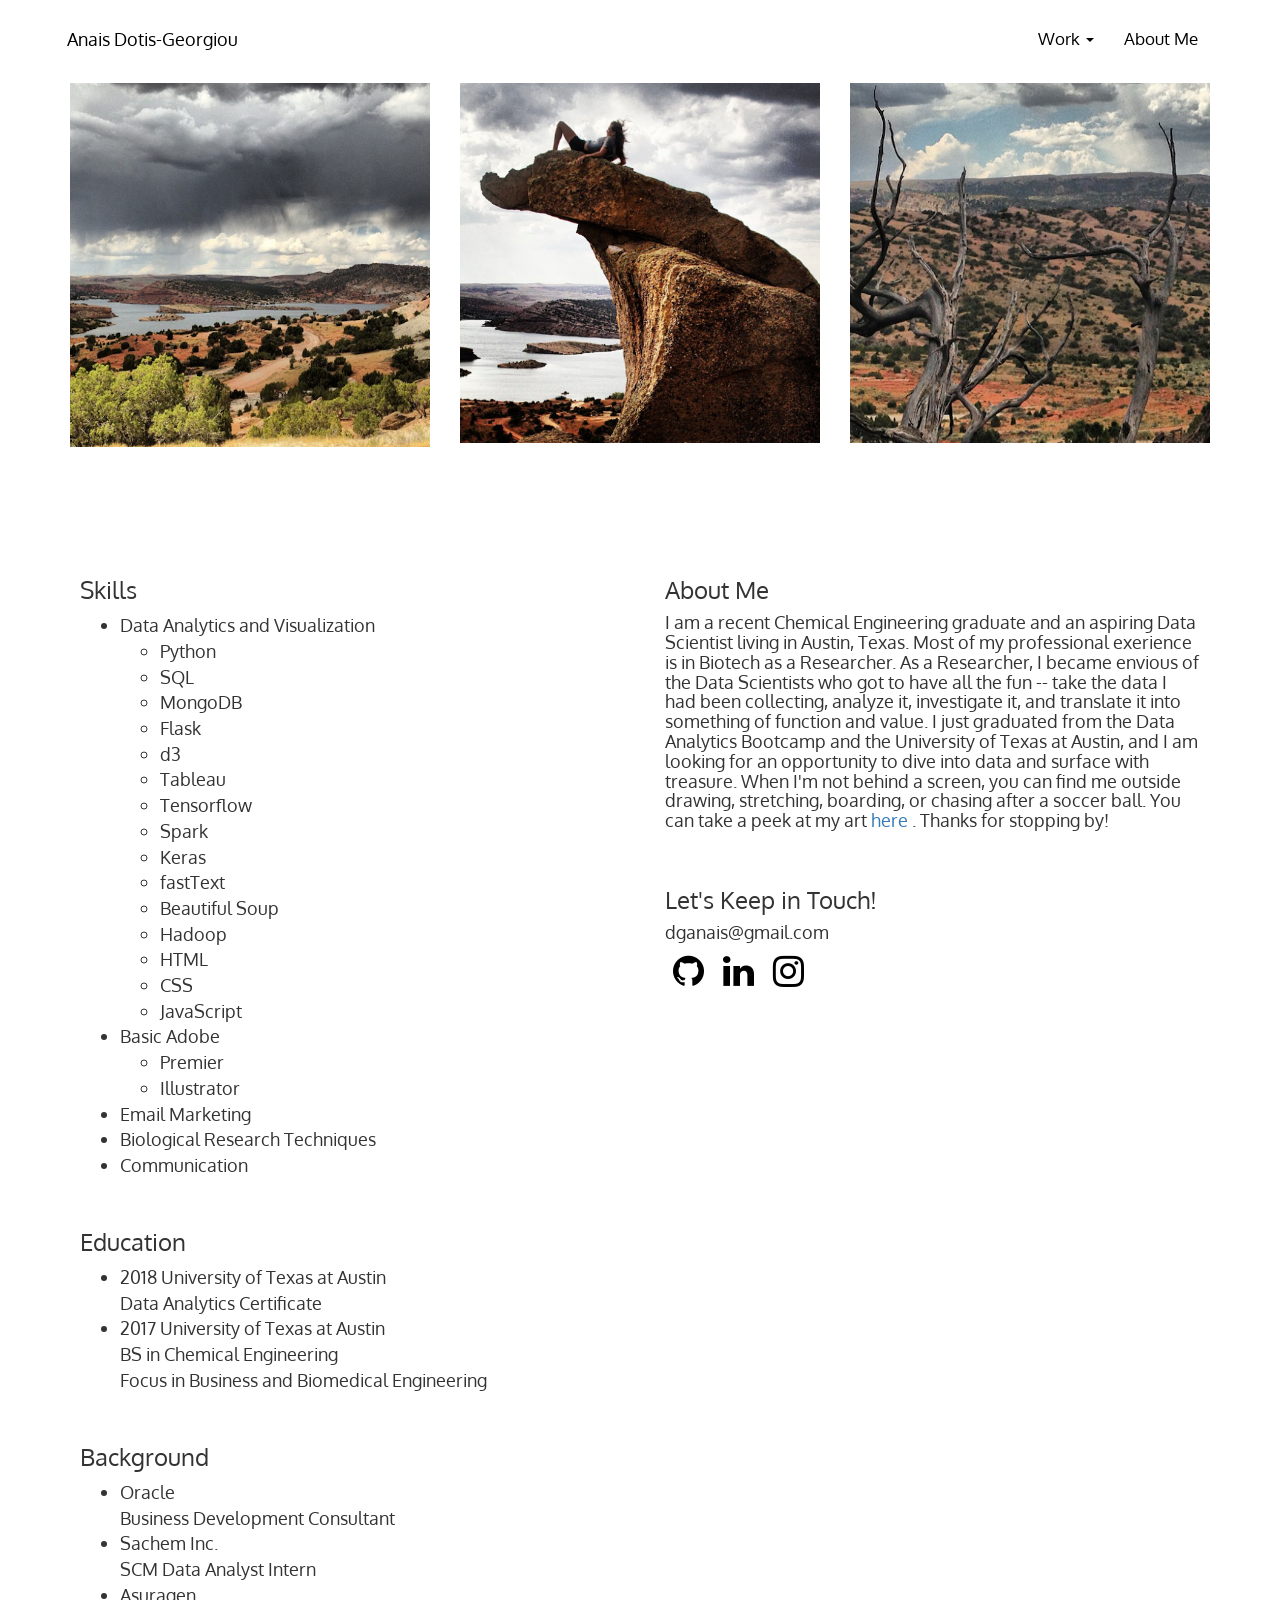
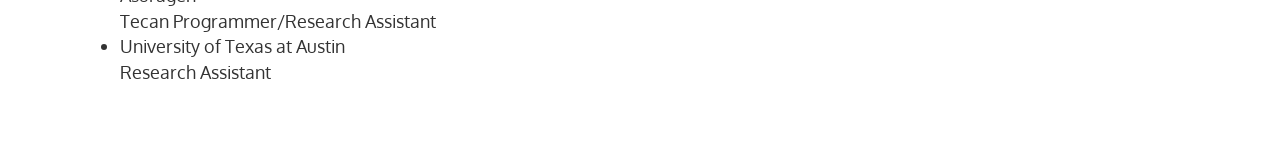
<file: aboutme.html>
<!DOCTYPE html>
<html lang="en">

<head>
  <meta charset="UTF-8">
  <meta name="viewport" content="width=device-width, initial-scale=1.0">
  <meta http-equiv="X-UA-Compatible" content="ie=edge">
  <title>Anais Dotis-Georgiou</title>
  <link rel="stylesheet" href="https://maxcdn.bootstrapcdn.com/bootstrap/3.3.7/css/bootstrap.min.css">
  <link rel="stylesheet" href="https://cdnjs.cloudflare.com/ajax/libs/font-awesome/4.7.0/css/font-awesome.min.css">
  <link href='https://fonts.googleapis.com/css?family=Oxygen' rel='stylesheet'>
  <link rel="stylesheet" href="style.css">
  <link rel="stylesheet" href="style_movement.css">
  <script src="https://ajax.googleapis.com/ajax/libs/jquery/3.2.1/jquery.min.js"></script>
  <script src="https://maxcdn.bootstrapcdn.com/bootstrap/3.3.7/js/bootstrap.min.js"></script>
  <script src="http://code.jquery.com/jquery-3.2.1.js" integrity="sha256-Qw82+bXyGq6MydymqBxNPYTaUXXq7c8v3CwiYwLLNXU=" crossorigin="anonymous"></script>
</head>

<body>

  <nav class="navbar">
    <div class="container-fluid">
      <div class="navbar-header">
        <button type="button" class="navbar-toggle" data-toggle="collapse" data-target="#myNavbar">
            <span class="icon-bar"></span>
            <span class="icon-bar"></span>
            <span class="icon-bar"></span>
          </button>
        <a class="navbar-brand" href="index.html"> Anais Dotis-Georgiou </a>
      </div>
      <div class="collapse navbar-collapse" id="myNavbar">
        <ul class="nav navbar-nav navbar-right">
          <li class="nav-item dropdown">
            <a class="nav-link dropdown-toggle" data-toggle="dropdown" id="Preview" role="button" aria-haspopup="true" aria-expanded="false">
              Work
              <span class="caret"></span></a>
            <ul class="dropdown-menu" aria-labelledby="Preview">
              <li> <a class="dropdown-item" href="game.html">SET Card Game Image Recognition</a> </li>
              <li> <a class="dropdown-item" href="music.html">Popular Music Insights</a> </li>
              <li> <a class="dropdown-item" href="scary.html">Scary Author Identification</a> </li>
              <li> <a class="dropdown-item" href="mars.html">Mars Web Scrape App</a> </li>
              <li> <a class="dropdown-item" href="weather.html">Weather Data Analysis</a> </li>
              <li> <a class="dropdown-item" href="news.html">News Sentiment Analysis</a> </li>
              <li> <a class="dropdown-item" href="hawaii.html">Hawaii API</a> </li>
              <li> <a class="dropdown-item" href="portfolio.html">This Portfolio</a> </li>
            </ul>
          </li>

          <li class="nav-item">
            <a class="nav-link" href="aboutme.html">About Me</a>
          </li>

        </ul>
      </div>
    </div>
  </nav>
  <div class="container">
    <div class="row module">
      <div class="col-xs-4">
        <img src="aboutme/side.png" alt="nature" class="aboutme_img">
      </div>
      <div class="col-xs-4">
        <img src="aboutme/aboutme.png" alt="picture of me" class="aboutme_img">
      </div>
      <div class="col-xs-4">
        <img src="aboutme/sidetwo.png" alt="picture of me" class="aboutme_img">
      </div>
    </div>

    <div class="row">
      <div class="col-md-12">
        <p>
          <br>
          <br>
        </p>
      </div>
    </div>

    <!-- <div class="row module">
      <div class="col-md-12">
        <p class="aboutme"> Hi, I'm Anais.</p>
      </div>
    </div> -->

    <div class="row">
      <div class="col-md-12">
        <p>
          <br>
          <br>
        </p>
      </div>
    </div>

    <div class="row">
      <div class="col-sm-6">
        <div class="aboutme module">
          <h3>Skills</h3>
          <ul>
            <li>Data Analytics and Visualization
              <ul dir="ltr">
                <li>Python</li>
                <li>SQL</li>
                <li>MongoDB</li>
                <li>Flask</li>
                <li>d3</li>
                <li>Tableau</li>
                <li>Tensorflow</li>
                <li>Spark</li>
                <li>Keras</li>
                <li>fastText</li>
                <li>Beautiful Soup</li>
                <li>Hadoop</li>
                <li>HTML</li>
                <li>CSS</li>
                <li>JavaScript</li>
              </ul>
            <li>Basic Adobe
              <ul>
                <li>Premier</li>
                <li>Illustrator</li>
              </ul>
            </li>
            <li>Email Marketing</li>
            <li>Biological Research Techniques</li>
            <li>Communication</li>
          </ul>
        </div>
        <div class="aboutme module">
          <h3>Education</h3>
          <ul>
            <li>2018 University of Texas at Austin<br>Data Analytics Certificate</li>
            <li>2017 University of Texas at Austin<br>BS in Chemical Engineering<br>Focus in Business and Biomedical Engineering</li>
          </ul>
        </div>
        <div class="aboutme module">
          <h3>Background</h3>
          <ul>
            <li>Oracle<br>Business Development Consultant</li>
            <li>Sachem Inc.<br>SCM Data Analyst Intern</li>
            <li>Asuragen<br>Tecan Programmer/Research Assistant</li>
            <li>University of Texas at Austin<br>Research Assistant</li>
          </ul>
        </div>
      </div>


      <div class="col-sm-6">
        <div class="aboutme">
          <div class="modlue">
            <h3>About Me</h3>
            <h4> I am a recent Chemical Engineering graduate and an aspiring Data Scientist living in Austin, Texas. Most of my professional exerience is in Biotech as a Researcher. As a Researcher, I became envious of the Data Scientists who got to have all the fun -- take the data I had been collecting, analyze it, investigate it, and translate it into something of function and value. I just graduated from the Data Analytics Bootcamp and the University of Texas at Austin, and I am looking for an opportunity to dive into data and surface with treasure. When I'm not behind a screen, you can find me outside drawing, stretching, boarding, or chasing after a soccer ball. You can take a peek at my art <a href= "https://www.flickr.com/photos/124318737@N07/"> here </a>. Thanks for stopping by! </h4>
            <br>
            <h3>Let's Keep in Touch!</h3>
            <h4> dganais@gmail.com </h4>
            <a href="https://github.com/Anaisdg">
                <i class="fa fa-github fa-2x fa-fw icon_color"></i>
              </a>
            <a href="https://www.linkedin.com/in/anais-dotis-georgiou-029623113/">
                <i class="fa fa-linkedin fa-2x fa-fw icon_color"></i>
              </a>
            <a href="https://www.instagram.com/anaisdg/?hl=en">
                  <i class="fa fa-instagram fa-2x fa-fw icon_color"></i>
              </a>
          </div>

          <p>
            <br>
          </p>

          <!-- <form id="contact-form" method="post" action="contact.php" role="form" class="module">

            <div class="messages"></div>

            <div class="controls">

              <div class="row">
                <div class="col-md-12">
                  <div class="form-group">
                    <label for="form_name">Firstname *</label>
                    <input id="form_name" type="text" name="name" class="form-control" placeholder="Please enter your firstname *" required="required" data-error="Firstname is required.">
                    <div class="help-block with-errors"></div>
                  </div>
                </div>
                <div class="col-md-12">
                  <div class="form-group">
                    <label for="form_lastname">Lastname *</label>
                    <input id="form_lastname" type="text" name="surname" class="form-control" placeholder="Please enter your lastname *" required="required" data-error="Lastname is required.">
                    <div class="help-block with-errors"></div>
                  </div>
                </div>
              </div>
              <div class="row">
                <div class="col-md-12">
                  <div class="form-group">
                    <label for="form_email">Email *</label>
                    <input id="form_email" type="email" name="email" class="form-control" placeholder="Please enter your email *" required="required" data-error="Valid email is required.">
                    <div class="help-block with-errors"></div>
                  </div>
                </div>
              </div>
              <div class="row">
                <div class="col-md-12">
                  <div class="form-group">
                    <label for="form_message">Message *</label>
                    <textarea id="form_message" name="message" class="form-control" placeholder="Message for me *" rows="4" required="required" data-error="Please,leave us a message."></textarea>
                    <div class="help-block with-errors"></div>
                  </div>
                </div>
                <div class="col-md-12">
                  <input type="submit" class="btn btn-success btn-send" value="Send message">
                </div>
              </div>
            </div>

          </form> -->

        </div>
      </div>
    </div>

    <div class="col-md-12">
      <p>
        <br>
        <br>
      </p>
    </div>
  </div>

  <!-- <footer class="footer">
      <div class="container">
        <a href="https://github.com/Anaisdg">
          <i class="fa fa-github fa-2x fa-fw pull-right icon_color"></i>
        </a>
        <a href="https://www.linkedin.com/in/anais-dotis-georgiou-029623113/">
          <i class="fa fa-linkedin fa-2x fa-fw pull-right icon_color"></i>
        </a>
        <a href="https://twitter.com/AnaisDotis">
            <i class="fa fa-twitter fa-2x fa-fw pull-right icon_color"></i>
        </a>
      </div>
    </footer> -->

  <script src="index.js" type="text/javascript"></script>
</body>

</html>
</file>
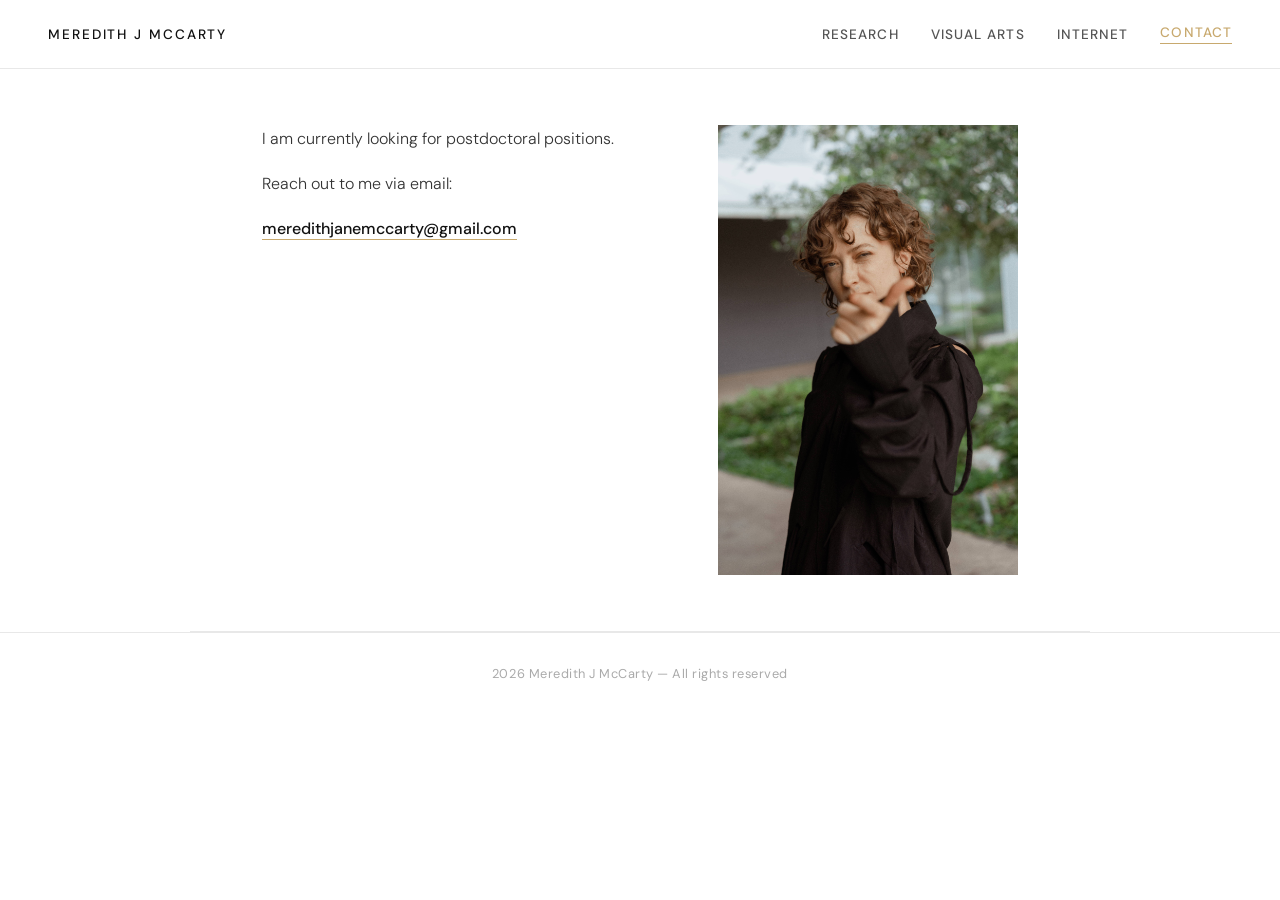
<file: contact.html>
<!DOCTYPE html>
<html lang="en">
<head>
  <meta charset="UTF-8" />
  <meta name="viewport" content="width=device-width, initial-scale=1.0"/>
  <title>Contact — Meredith J McCarty</title>
  <link rel="preconnect" href="https://fonts.googleapis.com">
  <link href="https://fonts.googleapis.com/css2?family=Cormorant+Garamond:wght@400;600;700&family=DM+Sans:wght@300;400;500&display=swap" rel="stylesheet">
  <style>
    *, *::before, *::after { box-sizing: border-box; margin: 0; padding: 0; }

    :root {
      --black: #111111;
      --mid: #555555;
      --light: #aaaaaa;
      --accent: #c8a96e;
      --bg: #ffffff;
      --border: #e8e8e8;
    }

    body {
      font-family: 'DM Sans', sans-serif;
      background: var(--bg);
      color: var(--black);
      min-height: 100vh;
    }

    /* ── NAV ── */
    nav {
      display: flex;
      justify-content: space-between;
      align-items: center;
      padding: 1.5rem 3rem;
      border-bottom: 1px solid var(--border);
      position: sticky;
      top: 0;
      background: rgba(255,255,255,0.92);
      backdrop-filter: blur(8px);
      z-index: 100;
    }

    .nav-name {
      font-family: 'DM Sans', sans-serif;
      font-size: 0.85rem;
      font-weight: 500;
      letter-spacing: 0.14em;
      text-transform: uppercase;
      color: var(--black);
      text-decoration: none;
    }

    .nav-links {
      display: flex;
      gap: 2rem;
      align-items: center;
    }

    nav a {
      font-size: 0.85rem;
      font-weight: 500;
      letter-spacing: 0.08em;
      text-transform: uppercase;
      color: var(--mid);
      text-decoration: none;
      transition: color 0.2s;
    }

    nav a:hover { color: var(--black); }
    nav a.active { color: var(--accent); border-bottom: 1px solid var(--accent); padding-bottom: 2px; }

    /* ── HERO: IMAGE LEFT, TEXT RIGHT ── */
    .hero-flex {
      width: 820px;
      max-width: 100%;
      margin: 0 auto;
      padding: 3.5rem 2rem;
      display: flex;
      flex-wrap: nowrap;
      align-items: flex-start;
      gap: 1.75rem;
    }

    .hero-flex .hero-image {
      flex: 0 0 300px;
      width: 300px;
    }

    .hero-flex .hero-image img {
      width: 100%;
      height: auto;
      display: block;
      object-fit: cover;
    }

    .welcome-text {
      flex: 1 1 auto;
      min-width: 0;
    }

    .welcome-text p {
      font-family: 'DM Sans', sans-serif;
      font-size: 1rem;
      font-weight: 300;
      color: #333;
      line-height: 1.8;
      margin-bottom: 1rem;
      text-align: left;
    }

    .welcome-text p:last-child { margin-bottom: 0; }

    .welcome-text a {
      color: var(--black);
      font-weight: 500;
      border-bottom: 1px solid var(--accent);
      text-decoration: none;
      transition: color 0.2s;
    }

    .welcome-text a:hover { color: var(--accent); }

    /* ── DIVIDER ── */
    .divider {
      max-width: 900px;
      margin: 0 auto;
      padding: 0 2rem;
      border-top: 1px solid var(--border);
    }

    /* ── FOOTER ── */
    footer {
      border-top: 1px solid var(--border);
      text-align: center;
      padding: 2rem;
      font-size: 0.8rem;
      color: var(--light);
      letter-spacing: 0.04em;
    }

    /* ── RESPONSIVE ── */
    @media (max-width: 520px) {
      .hero-flex {
        flex-direction: column;
        align-items: flex-start;
        gap: 1.75rem;
      }
      .hero-flex .hero-image {
        flex: none;
        max-width: 220px;
        margin: 0 auto;
      }
      .welcome-text p { text-align: left; }
    }

    @media (max-width: 580px) {
      nav { padding: 1.2rem 1.5rem; }
      .hero-flex { padding: 2.5rem 1.5rem; }
    }
  </style>
</head>
<body>

  <!-- ── NAVIGATION ── -->
  <nav>
    <a href="index.html" class="nav-name">Meredith J McCarty</a>
    <div class="nav-links">
      <a href="research.html">Research</a>
      <a href="visualarts.html">Visual Arts</a>
      <a href="internet.html">Internet</a>
      <a href="contact.html" class="active">Contact</a>
    </div>
  </nav>

  <!-- ── HERO: TEXT LEFT, IMAGE RIGHT ── -->
  <div class="hero-flex">
    <div class="welcome-text">
      <p> I am currently looking for postdoctoral positions. </p>
      <p>Reach out to me via email:</p>
      <p><a href="mailto:meredithjanemccarty@gmail.com">meredithjanemccarty@gmail.com</a></p>
    </div>
    <div class="hero-image">
      <img src="2.jpg" alt="Featured image" />
    </div>
  </div>

  <div class="divider"></div>

  <footer>
    2026 Meredith J McCarty &mdash; All rights reserved
  </footer>

</body>
</html>
</file>
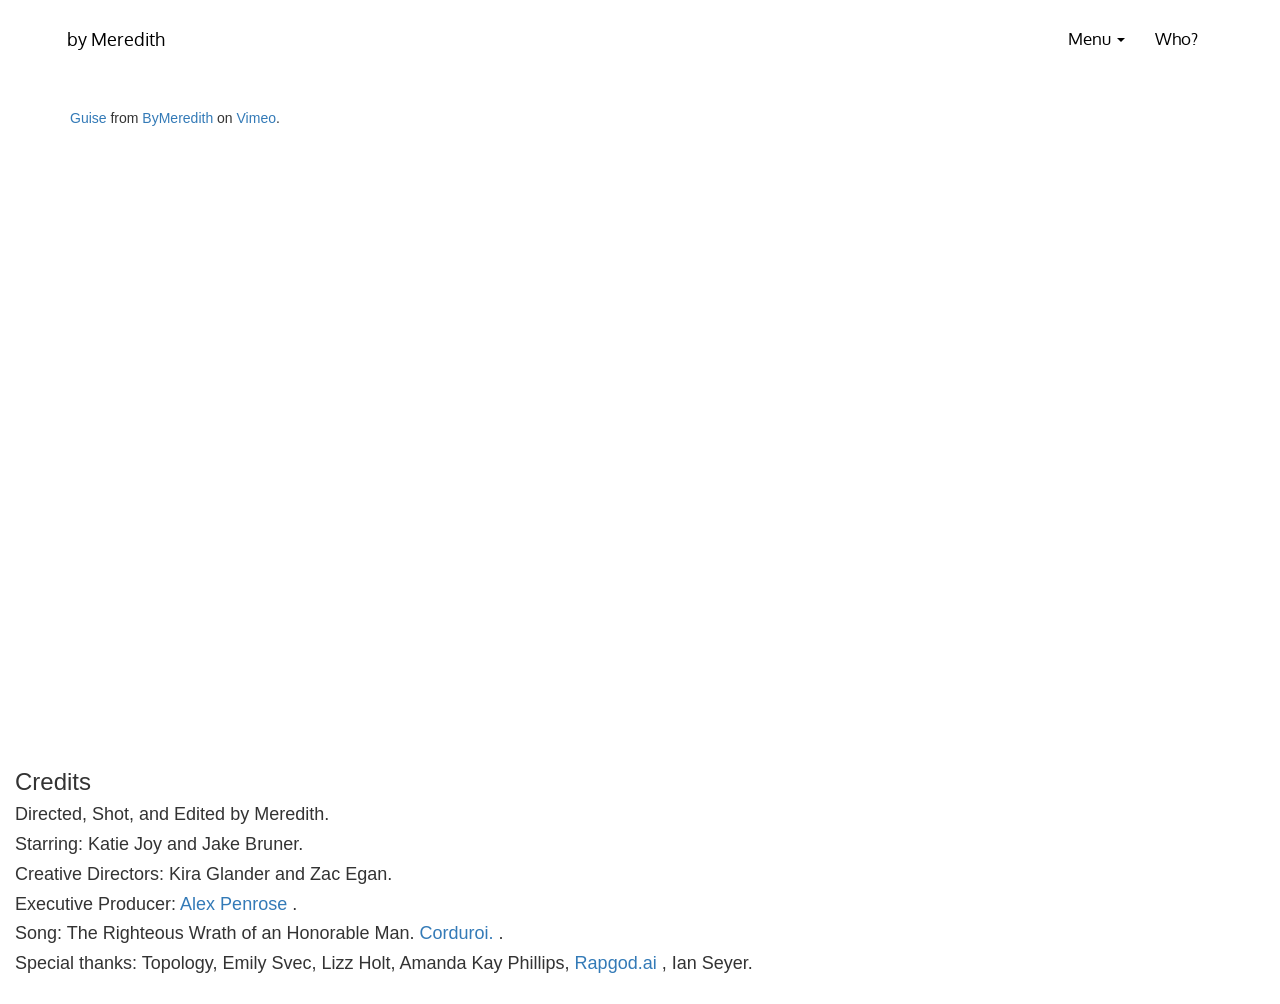
<file: glimpse.html>
<!DOCTYPE html>
<html lang="en">

<head>
  <meta charset="UTF-8">
  <meta name="viewport" content="width=device-width, initial-scale=1.0">
  <meta http-equiv="X-UA-Compatible" content="ie=edge">
  <title>by Meredith</title>
  <link rel="stylesheet" href="https://maxcdn.bootstrapcdn.com/bootstrap/3.3.7/css/bootstrap.min.css">
  <link rel="stylesheet" href="https://cdnjs.cloudflare.com/ajax/libs/font-awesome/4.7.0/css/font-awesome.min.css">
  <link rel="stylesheet" href="style.css">
  <link rel="stylesheet" href="style_movement.css">
  <link href='https://fonts.googleapis.com/css?family=Oxygen' rel='stylesheet'>
  <script src="https://ajax.googleapis.com/ajax/libs/jquery/3.2.1/jquery.min.js"></script>
  <script src="https://maxcdn.bootstrapcdn.com/bootstrap/3.3.7/js/bootstrap.min.js"></script>
  <script src="https://code.jquery.com/jquery-3.2.1.js" integrity="sha256-Qw82+bXyGq6MydymqBxNPYTaUXXq7c8v3CwiYwLLNXU=" crossorigin="anonymous"></script>
</head>

<body>

  <nav class="navbar">
    <div class="container-fluid">
      <div class="navbar-header">
        <button type="button" class="navbar-toggle" data-toggle="collapse" data-target="#myNavbar">
            <span class="icon-bar"></span>
            <span class="icon-bar"></span>
            <span class="icon-bar"></span>
          </button>
        <a class="navbar-brand" href="index.html"> by Meredith </a>
      </div>
      <div class="collapse navbar-collapse" id="myNavbar">
        <ul class="nav navbar-nav navbar-right">
          <li class="nav-item dropdown">
            <a class="nav-link dropdown-toggle" data-toggle="dropdown" id="Preview" role="button" aria-haspopup="true" aria-expanded="false">
              Menu
              <span class="caret"></span></a>
            <ul class="dropdown-menu" aria-labelledby="Preview">
              <li> <a class="dropdown-item" href="demo.html">Demo Reel</a> </li>
              <li> <a class="dropdown-item" href="aosis.html">A.Osis</a> </li>
              <li> <a class="dropdown-item" href="denim.html">White Denim</a> </li>
              <li> <a class="dropdown-item" href="food.html">Food Group</a> </li>
              <li> <a class="dropdown-item" href="capyac.html">CAPYAC</a> </li>
              <li> <a class="dropdown-item" href="lindred.html">Lindred</a> </li>
              <li> <a class="dropdown-item" href="spoon.html">Sailor Poon</a> </li>
              <li> <a class="dropdown-item" href="glimpse.html">Glimpse</a> </li>
            </ul>
          </li>

          <li class="nav-item">
            <a class="nav-link" href="who.html">Who?</a>
          </li>

        </ul>
      </div>
    </div>
  </nav>

  <div class="container">
    <div class="row">
      <div class="col-sm-12">
        <div class="videoWrapper">
          <iframe src="https://player.vimeo.com/video/269776119" width="640" height="480" frameborder="0" webkitallowfullscreen mozallowfullscreen allowfullscreen></iframe>
          <p><a href="https://vimeo.com/269776119">Guise</a> from <a href="https://vimeo.com/bymeredith">ByMeredith</a> on <a href="https://vimeo.com">Vimeo</a>.</p>
        </div>
      </div>
    </div>
  </div>

  <div class="col-sm-12">
    <div class="Credits">
      <div class="modlue">
        <h3>Credits</h3>
        <h4> Directed, Shot, and Edited by Meredith. </h4>
        <h4> Starring: Katie Joy and Jake Bruner. </h4>
        <h4> Creative Directors: Kira Glander and Zac Egan. </h4>
        <h4> Executive Producer: <a href= "https://vimeo.com/alexpenrose"> Alex Penrose </a>. </h4>
        <h4> Song: The Righteous Wrath of an Honorable Man. <a href= "https://corduroi.bandcamp.com/"> Corduroi. </a>. </h4>
        <h4> Special thanks: Topology, Emily Svec, Lizz Holt, Amanda Kay Phillips, <a href= "https://rapgod.ai/"> Rapgod.ai </a>, Ian Seyer. </h4>

        <br>
      </div>

      <script src="index.js" type="text/javascript"></script>
</body>

</html>
</file>
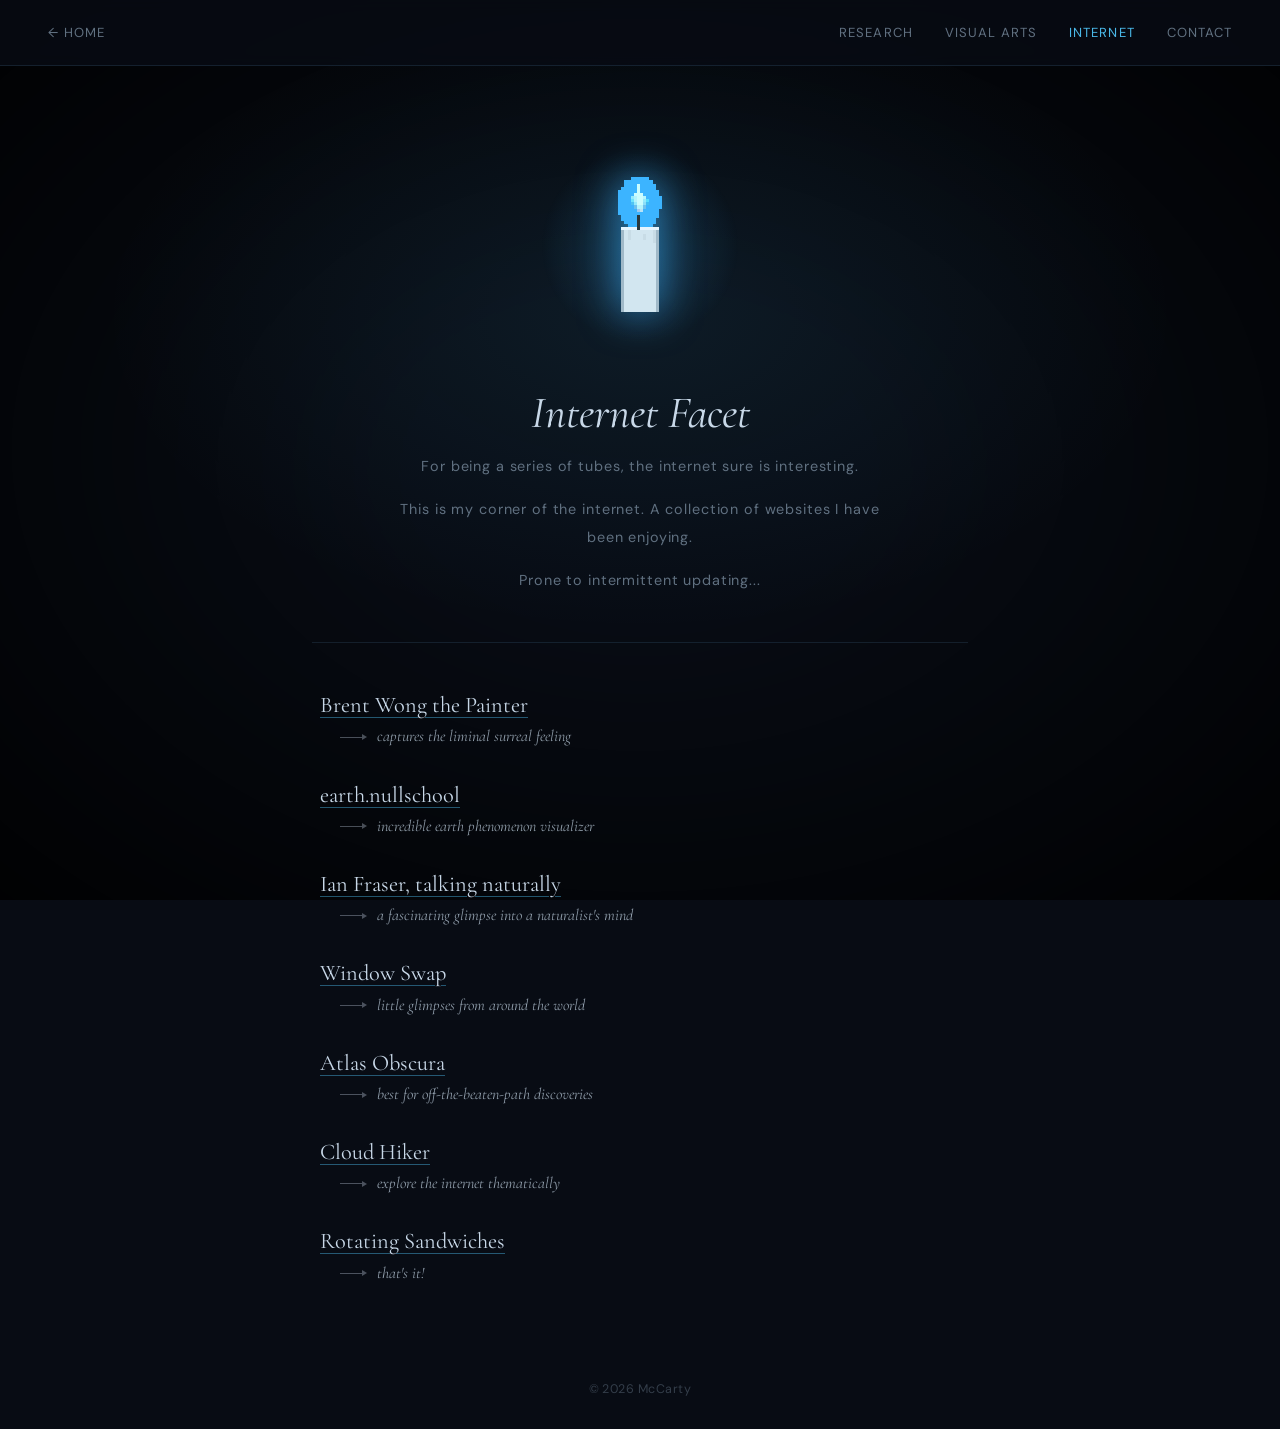
<file: internet.html>
<!DOCTYPE html>
<html lang="en">
<head>
  <meta charset="UTF-8" />
  <meta name="viewport" content="width=device-width, initial-scale=1.0"/>
  <title>Internet Facet — McCarty</title>
  <link rel="preconnect" href="https://fonts.googleapis.com">
  <link href="https://fonts.googleapis.com/css2?family=Cormorant+Garamond:ital,wght@0,400;0,600;1,400&family=DM+Sans:wght@300;400;500&display=swap" rel="stylesheet">
  <style>
    *, *::before, *::after { box-sizing: border-box; margin: 0; padding: 0; }
    :root {
      --bg: #080c14; --text: #c8d8e8; --dim: #607080;
      --accent: #4ab8e8; --border: rgba(100,160,210,0.15);
    }
    body { font-family: 'DM Sans', sans-serif; background: var(--bg); color: var(--text); min-height: 100vh; display: flex; flex-direction: column; align-items: center; }

    /* halo of light at center, dark vignette at edges */
    body::before {
      content: ''; position: fixed; inset: 0;
      background:
        radial-gradient(ellipse 60% 50% at 50% 35%, rgba(74,184,232,0.09) 0%, transparent 70%),
        radial-gradient(ellipse at center, transparent 25%, rgba(0,0,0,0.85) 100%);
      pointer-events: none; z-index: 0;
    }

    nav {
      width: 100%; display: flex; justify-content: space-between; align-items: center;
      padding: 1.5rem 3rem; position: relative; z-index: 10;
      border-bottom: 1px solid var(--border);
      background: rgba(8,12,20,0.8); backdrop-filter: blur(8px);
    }
    nav a { font-size: 0.82rem; letter-spacing: 0.08em; text-transform: uppercase; text-decoration: none; color: var(--dim); transition: color 0.25s; }
    nav a:hover, nav a.active { color: var(--accent); }
    nav .back::before { content: '← '; }
    nav .nav-links { display: flex; gap: 2rem; }

    main {
      position: relative; z-index: 1;
      display: flex; flex-direction: column; align-items: center;
      text-align: center; padding: 5rem 2rem 4rem;
      max-width: 720px; width: 100%;
    }

    .glow-ring {
      width: 200px; height: 200px; border-radius: 50%;
      background: radial-gradient(circle, rgba(60,180,255,0.2) 0%, transparent 70%);
      display: flex; align-items: center; justify-content: center;
      animation: breathe 4s ease-in-out infinite;
      margin-bottom: 2.5rem;
    }
    @keyframes breathe {
      0%, 100% { transform: scale(1); opacity: 1; }
      50%       { transform: scale(1.12); opacity: 0.7; }
    }
    .candle-img { image-rendering: pixelated; width: 100px; height: auto; filter: drop-shadow(0 0 20px rgba(60,180,255,0.65)); }

    h1 {
      font-family: 'Cormorant Garamond', serif;
      font-size: clamp(2rem, 5vw, 2.8rem); font-weight: 400; font-style: italic;
      color: var(--text); margin-bottom: 0.8rem;
      opacity: 0; animation: fadeUp 1s ease 0.3s forwards;
    }
    .subtitle {
      font-size: 0.9rem; color: var(--dim); letter-spacing: 0.06em; line-height: 1.9;
      margin-bottom: 1rem; max-width: 500px;
      opacity: 0; animation: fadeUp 1s ease 0.55s forwards;
    }
    .subtitle:last-of-type { margin-bottom: 3rem; }
    @keyframes fadeUp { from { opacity:0; transform:translateY(14px); } to { opacity:1; transform:translateY(0); } }

    .content {
      width: 100%; border-top: 1px solid var(--border);
      padding-top: 2.5rem; text-align: left;
      opacity: 0; animation: fadeUp 1s ease 0.8s forwards;
    }

    /* ── LINK LIST (replaces rock grid) ── */
    .link-list {
      list-style: none;
      display: flex;
      flex-direction: column;
      gap: 2rem;
      margin-top: 0.5rem;
      padding-left: 0.5rem;
    }

    .site-link {
      font-family: 'Cormorant Garamond', serif;
      font-size: 1.4rem;
      font-weight: 400;
      color: var(--text);
      text-decoration: underline;
      text-decoration-color: rgba(74,184,232,0.45);
      text-decoration-thickness: 1px;
      text-underline-offset: 5px;
      transition: color 0.25s ease, text-decoration-color 0.25s ease;
    }
    .site-link:hover {
      color: var(--accent);
      text-decoration-color: var(--accent);
    }

    .site-desc {
      display: flex;
      align-items: center;
      gap: 0.6rem;
      margin-top: 0.45rem;
      padding-left: 1.25rem;
    }

    .connector { display: flex; align-items: center; flex-shrink: 0; }
    .arrow-line {
      width: 22px;
      height: 1px;
      background: rgba(200,216,232,0.35);
    }
    .arrow-tip {
      width: 0; height: 0;
      border-top: 3px solid transparent;
      border-bottom: 3px solid transparent;
      border-left: 5px solid rgba(200,216,232,0.35);
    }

    .desc-text {
      font-family: 'Cormorant Garamond', serif;
      font-size: 1rem;
      font-style: italic;
      color: rgba(200,216,232,0.7);
      line-height: 1.45;
    }

    footer { position: relative; z-index: 1; margin-top: auto; padding: 2rem; font-size: 0.78rem; color: rgba(96,112,128,0.5); letter-spacing: 0.04em; }

    @media (max-width: 580px) {
      nav { padding: 1.2rem 1.5rem; }
      nav .nav-links { gap: 1rem; }
      main { padding: 3rem 1.5rem; }
      .site-link { font-size: 1.25rem; }
      .site-desc { padding-left: 0.75rem; }
    }
  </style>
</head>
<body>
  <nav>
    <a href="index.html" class="back">Home</a>
    <div class="nav-links">
      <a href="research.html">Research</a>
      <a href="visualarts.html">Visual Arts</a>
      <a href="internet.html" class="active">Internet</a>
      <a href="contact.html">Contact</a>
    </div>
  </nav>

  <main>
    <div class="glow-ring">
      <img src="internet_candle.gif" alt="Flickering blue pixel candle" class="candle-img" />
    </div>

    <h1>Internet Facet</h1>
    <p class="subtitle">For being a series of tubes, the internet sure is interesting.</p>
    <p class="subtitle">This is my corner of the internet. A collection of websites I have been enjoying.</p>
    <p class="subtitle">Prone to intermittent updating... </p>

    <div class="content">
      <ul class="link-list">

        <!-- 1 – Brent Wong -->
        <li>
          <a class="site-link" href="https://www.brentwong-painter.com/" target="_blank" rel="noopener">Brent Wong the Painter</a>
          <div class="site-desc">
            <div class="connector"><div class="arrow-line"></div><div class="arrow-tip"></div></div>
            <span class="desc-text">captures the liminal surreal feeling</span>
          </div>
        </li>

        <!-- 2 – earth.nullschool -->
        <li>
          <a class="site-link" href="https://earth.nullschool.net/" target="_blank" rel="noopener">earth.nullschool</a>
          <div class="site-desc">
            <div class="connector"><div class="arrow-line"></div><div class="arrow-tip"></div></div>
            <span class="desc-text">incredible earth phenomenon visualizer</span>
          </div>
        </li>

        <!-- 3 – Ian Fraser -->
        <li>
          <a class="site-link" href="https://ianfrasertalkingnaturally.blogspot.com/" target="_blank" rel="noopener">Ian Fraser, talking naturally</a>
          <div class="site-desc">
            <div class="connector"><div class="arrow-line"></div><div class="arrow-tip"></div></div>
            <span class="desc-text">a fascinating glimpse into a naturalist's mind</span>
          </div>
        </li>

        <!-- 4 – Window Swap -->
        <li>
          <a class="site-link" href="https://www.window-swap.com/Window" target="_blank" rel="noopener">Window Swap</a>
          <div class="site-desc">
            <div class="connector"><div class="arrow-line"></div><div class="arrow-tip"></div></div>
            <span class="desc-text">little glimpses from around the world</span>
          </div>
        </li>

        <!-- 5 – Atlas Obscura -->
        <li>
          <a class="site-link" href="https://www.atlasobscura.com/" target="_blank" rel="noopener">Atlas Obscura</a>
          <div class="site-desc">
            <div class="connector"><div class="arrow-line"></div><div class="arrow-tip"></div></div>
            <span class="desc-text">best for off-the-beaten-path discoveries</span>
          </div>
        </li>

        <!-- 6 – Cloud Hiker -->
        <li>
          <a class="site-link" href="https://cloudhiker.net/" target="_blank" rel="noopener">Cloud Hiker</a>
          <div class="site-desc">
            <div class="connector"><div class="arrow-line"></div><div class="arrow-tip"></div></div>
            <span class="desc-text">explore the internet thematically</span>
          </div>
        </li>

        <!-- 7 – Rotating Sandwiches -->
        <li>
          <a class="site-link" href="https://rotatingsandwiches.com/" target="_blank" rel="noopener">Rotating Sandwiches</a>
          <div class="site-desc">
            <div class="connector"><div class="arrow-line"></div><div class="arrow-tip"></div></div>
            <span class="desc-text">that's it!</span>
          </div>
        </li>

      </ul>
    </div>
  </main>

  <footer>&copy; 2026 McCarty</footer>
</body>
</html>
</file>
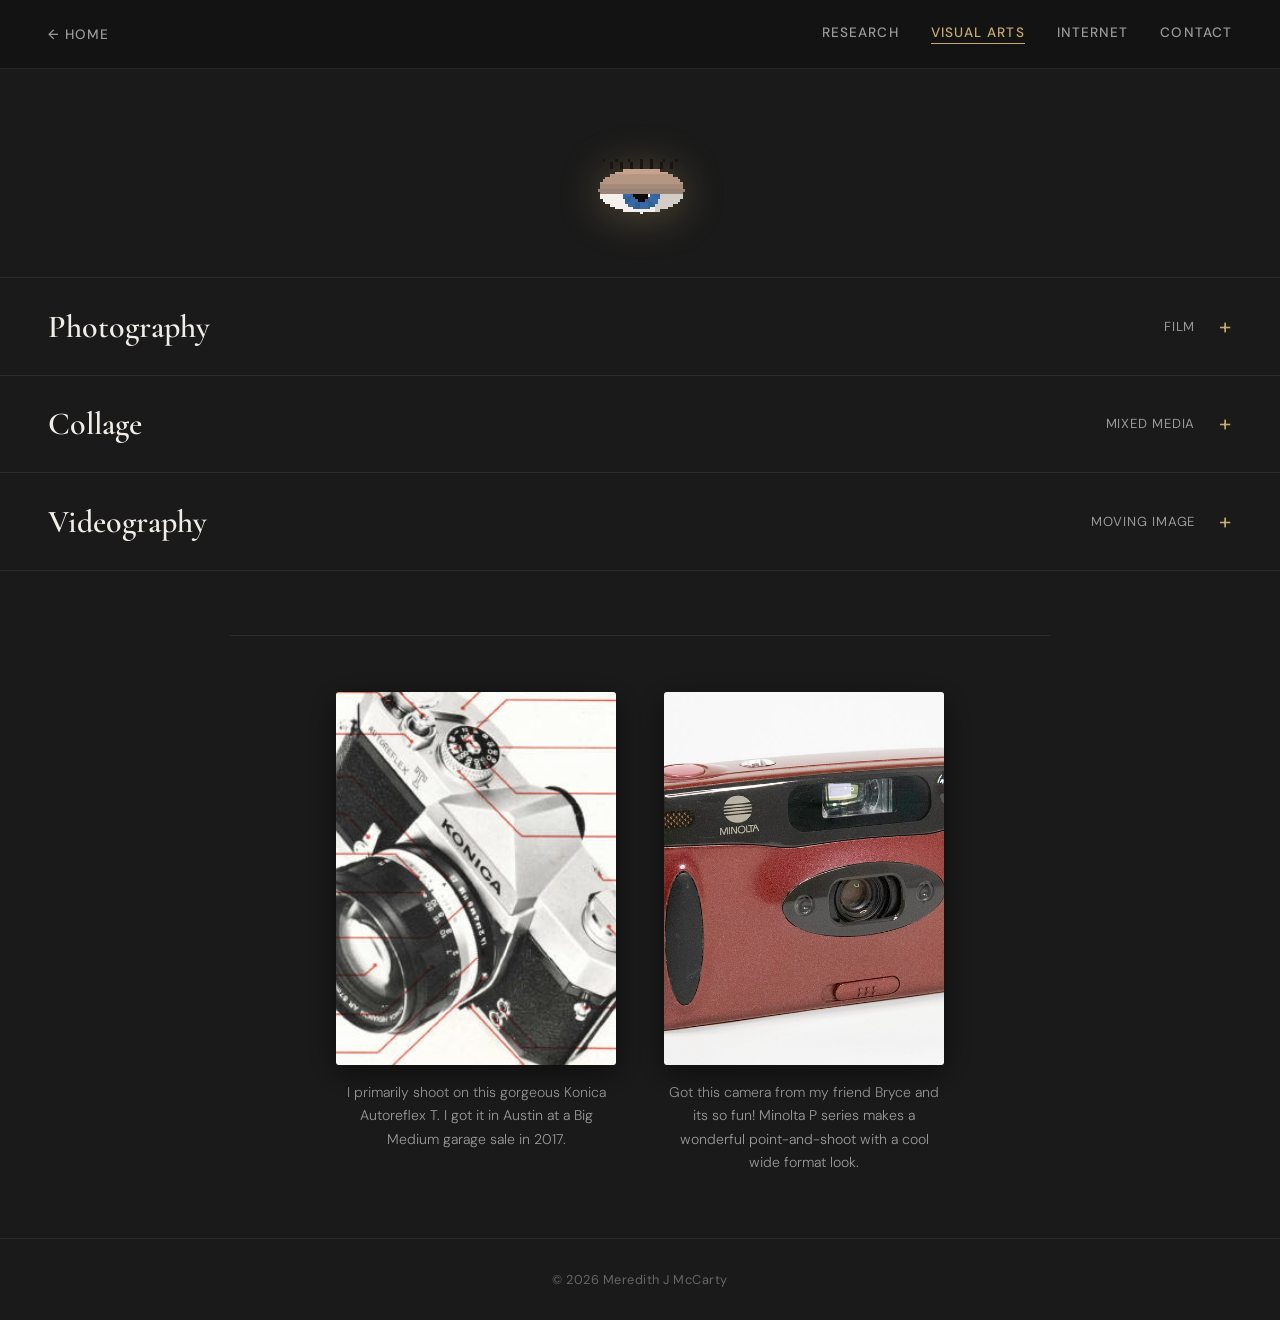
<file: visualarts.html>
<!DOCTYPE html>
<html lang="en">
<head>
  <meta charset="UTF-8" />
  <meta name="viewport" content="width=device-width, initial-scale=1.0"/>
  <title>Visual Arts — McCarty</title>
  <link rel="preconnect" href="https://fonts.googleapis.com">
  <link href="https://fonts.googleapis.com/css2?family=Cormorant+Garamond:ital,wght@0,400;0,600;0,700;1,400&family=DM+Sans:wght@300;400;500&display=swap" rel="stylesheet">
  <style>
    *, *::before, *::after { box-sizing: border-box; margin: 0; padding: 0; }

    :root {
      --black: #0e0e0e;
      --dark: #1a1a1a;
      --mid: #999999;
      --light: #666666;
      --white: #f0ece6;
      --accent: #c8a96e;
      --border: rgba(255,255,255,0.08);
    }

    body {
      font-family: 'DM Sans', sans-serif;
      background: var(--dark);
      color: var(--white);
      min-height: 100vh;
    }

    /* ── NAV ── */
    nav {
      display: flex; justify-content: space-between; align-items: center;
      padding: 1.5rem 3rem; border-bottom: 1px solid var(--border);
      position: sticky; top: 0;
      background: rgba(20,20,20,0.94);
      backdrop-filter: blur(10px); z-index: 100;
    }
    nav a {
      font-size: 0.85rem; font-weight: 500; letter-spacing: 0.08em;
      text-transform: uppercase; color: var(--mid);
      text-decoration: none; transition: color 0.2s;
    }
    nav a:hover { color: var(--white); }
    nav a.active { color: var(--accent); border-bottom: 1px solid var(--accent); padding-bottom: 2px; }
    nav .back::before { content: '← '; }

    /* ── HEADER ── */
    header {
      display: flex; align-items: center; justify-content: center; gap: 2.5rem;
      max-width: 820px; margin: 0 auto; padding: 5rem 2rem 3rem;
    }
    .page-gif {
      image-rendering: pixelated; width: 100px; height: auto;
      flex-shrink: 0;
      filter: drop-shadow(0 4px 20px rgba(200,169,110,0.35));
    }
    header h1 {
      font-family: 'Cormorant Garamond', serif;
      font-size: clamp(2.2rem, 5vw, 3.2rem); font-weight: 700; line-height: 1.05;
      color: var(--white);
    }

    .divider { max-width: 820px; margin: 0 auto; padding: 0 2rem; border-top: 1px solid var(--border); }

    /* ── ALBUMS ── */
    .albums-section { padding: 0 0 4rem; }
    .album { width: 100%; border-top: 1px solid var(--border); cursor: pointer; }
    .album:last-child { border-bottom: 1px solid var(--border); }
    .album-header {
      display: flex; align-items: center; justify-content: space-between;
      padding: 1.8rem 3rem; transition: background 0.25s;
    }
    .album:hover .album-header { background: rgba(255,255,255,0.03); }
    .album-title {
      font-family: 'Cormorant Garamond', serif;
      font-size: 2rem; font-weight: 600; color: var(--white);
    }
    .album-meta {
      font-size: 0.82rem; color: var(--mid);
      letter-spacing: 0.06em; text-transform: uppercase;
      display: flex; align-items: center; gap: 1.5rem;
    }
    .album-toggle {
      font-size: 1.4rem; color: var(--accent);
      transition: transform 0.3s ease; user-select: none;
    }
    .album.open .album-toggle { transform: rotate(45deg); }
    .album-photos { display: none; padding: 0 3rem 2rem; }
    .album.open .album-photos { display: block; }

    /* ── COLLECTION TILES ── */
    .collection-grid {
      display: grid;
      grid-template-columns: repeat(3, 1fr);
      gap: 8px;
    }
    .collection-tile {
      position: relative; aspect-ratio: 3/2;
      overflow: hidden; cursor: pointer; border-radius: 2px;
    }
    .collection-tile img {
      width: 100%; height: 100%; object-fit: cover; display: block;
      transition: transform 0.35s ease, filter 0.35s ease;
    }
    .collection-tile:hover img { transform: scale(1.04); filter: brightness(0.45); }
    .collection-tile .tile-placeholder {
      width: 100%; height: 100%; background: #2a2a2a;
      display: flex; align-items: center; justify-content: center;
      transition: filter 0.35s ease;
    }
    .collection-tile:hover .tile-placeholder { filter: brightness(0.45); }
    .collection-tile .tile-label {
      position: absolute; inset: 0;
      display: flex; flex-direction: column; align-items: center; justify-content: center;
      gap: 0.3rem; opacity: 0; transition: opacity 0.3s ease; pointer-events: none;
    }
    .collection-tile:hover .tile-label { opacity: 1; }
    .tile-label-name {
      font-family: 'Cormorant Garamond', serif;
      font-size: clamp(0.95rem, 2vw, 1.3rem); font-weight: 600;
      color: var(--white); letter-spacing: 0.04em; text-align: center; padding: 0 0.5rem;
    }
    .tile-label-hint {
      font-size: 0.72rem; color: rgba(240,236,230,0.6);
      letter-spacing: 0.1em; text-transform: uppercase;
    }

    /* ── LIGHTBOX ── */
    .lightbox {
      display: none; position: fixed; inset: 0;
      background: rgba(0,0,0,0.95); z-index: 1000;
      flex-direction: column; align-items: center; justify-content: center;
      backdrop-filter: blur(8px);
    }
    .lightbox.active { display: flex; }
    .lb-title {
      font-family: 'Cormorant Garamond', serif;
      font-size: 1.1rem; font-style: italic;
      color: rgba(240,236,230,0.5); letter-spacing: 0.06em; margin-bottom: 1.2rem;
    }
    .lb-main {
      position: relative; width: 100%; max-width: 920px;
      display: flex; align-items: center; justify-content: center; padding: 0 4rem;
    }
    .lb-img-wrap {
      width: 100%; display: flex; align-items: center; justify-content: center; min-height: 55vh;
    }
    .lb-img-wrap img {
      max-width: 100%; max-height: 68vh; object-fit: contain;
      border-radius: 3px; box-shadow: 0 20px 80px rgba(0,0,0,0.7);
    }

    /* video embed in lightbox */
    .lb-video-wrap {
      width: 100%; display: flex; flex-direction: column;
      align-items: center; justify-content: center; gap: 0.8rem;
    }
    .lb-video-wrap iframe {
      width: 100%; max-width: 800px;
      aspect-ratio: 16/9;
      border: none; border-radius: 3px;
      box-shadow: 0 20px 80px rgba(0,0,0,0.7);
    }
    .lb-video-title {
      font-family: 'Cormorant Garamond', serif;
      font-size: 1rem; font-style: italic;
      color: rgba(240,236,230,0.55); letter-spacing: 0.04em;
    }

    .lb-placeholder {
      width: 560px; max-width: 100%; aspect-ratio: 3/2;
      background: #2a2a2a; border-radius: 3px;
      display: flex; align-items: center; justify-content: center;
      font-size: 0.9rem; color: var(--light); font-style: italic;
    }
    .lb-arrow {
      position: absolute; top: 50%; transform: translateY(-50%);
      background: none; border: 1px solid rgba(255,255,255,0.2);
      color: var(--white); font-size: 1.3rem;
      width: 44px; height: 44px; border-radius: 50%;
      cursor: pointer; display: flex; align-items: center; justify-content: center;
      transition: background 0.2s, border-color 0.2s;
    }
    .lb-arrow:hover { background: rgba(255,255,255,0.1); border-color: rgba(255,255,255,0.45); }
    .lb-arrow.prev { left: 0; }
    .lb-arrow.next { right: 0; }
    .lb-close {
      position: fixed; top: 1.4rem; right: 1.6rem;
      background: none; border: none; color: var(--white);
      font-size: 1.7rem; cursor: pointer; opacity: 0.55;
      transition: opacity 0.2s; line-height: 1;
    }
    .lb-close:hover { opacity: 1; }
    .lb-counter { margin-top: 1rem; font-size: 0.8rem; color: var(--mid); letter-spacing: 0.08em; }
    .lb-dots { display: flex; gap: 6px; margin-top: 0.9rem; }
    .lb-dot {
      width: 6px; height: 6px; border-radius: 50%;
      background: rgba(255,255,255,0.22); cursor: pointer; transition: background 0.2s;
    }
    .lb-dot.active { background: var(--accent); }

    /* ── GEAR ── */
    .gear-section {
      display: flex; gap: 3rem; justify-content: center;
      align-items: flex-start; padding: 3.5rem 3rem 4rem;
    }
    .gear-item { display: flex; flex-direction: column; align-items: center; gap: 1rem; max-width: 280px; }
    .gear-img {
      width: 100%; aspect-ratio: 3/4; object-fit: cover;
      border-radius: 3px; filter: grayscale(20%); box-shadow: 0 8px 32px rgba(0,0,0,0.5);
    }
    .gear-caption { font-size: 0.88rem; color: var(--mid); font-weight: 300; line-height: 1.65; text-align: center; }

    /* ── FOOTER ── */
    footer {
      border-top: 1px solid var(--border); text-align: center; padding: 2rem;
      font-size: 0.8rem; color: var(--light); letter-spacing: 0.04em;
    }

    /* ── MOBILE ── */
    @media (max-width: 600px) {
      nav { padding: 1.2rem 1.5rem; gap: 1rem; flex-wrap: wrap; }
      nav a { font-size: 0.75rem; letter-spacing: 0.03em; }
      header { flex-direction: column; padding: 2.5rem 1.5rem 2rem; gap: 1.2rem; }
      .page-gif { width: 70px; }
      .album-header { padding: 1.2rem 1.5rem; }
      .album-title { font-size: 1.5rem; }
      .album-photos { padding: 0 1.5rem 1.5rem; }
      .collection-grid { grid-template-columns: repeat(2, 1fr); gap: 6px; }
      .lb-main { padding: 0 2.8rem; }
      .lb-arrow { width: 36px; height: 36px; font-size: 1rem; }
      .lb-img-wrap img { max-height: 55vw; }
      .gear-section { flex-direction: column; align-items: center; padding: 2.5rem 1.5rem 3rem; gap: 2.5rem; }
      .gear-item { max-width: 90%; }
    }
  </style>
</head>
<body>

  <nav>
    <a href="index.html" class="back">Home</a>
    <div style="display:flex;gap:2rem;">
      <a href="research.html">Research</a>
      <a href="visualarts.html" class="active">Visual Arts</a>
      <a href="internet.html">Internet</a>
      <a href="contact.html">Contact</a>
    </div>
  </nav>

  <header>
    <img src="eyeball.gif" alt="Blinking eye" class="page-gif" />
  </header>

  <!-- ── ALBUMS ── -->
  <div class="albums-section">

    <!-- PHOTOGRAPHY -->
    <div class="album" onclick="toggleAlbum(this)">
      <div class="album-header">
        <span class="album-title">Photography</span>
        <div class="album-meta">
          <span>Film</span>
          <span class="album-toggle">+</span>
        </div>
      </div>
      <div class="album-photos" onclick="event.stopPropagation()">
        <div class="collection-grid" id="photography-grid"></div>
      </div>
    </div>

    <!-- COLLAGE -->
    <div class="album" onclick="toggleAlbum(this)">
      <div class="album-header">
        <span class="album-title">Collage</span>
        <div class="album-meta">
          <span>Mixed media</span>
          <span class="album-toggle">+</span>
        </div>
      </div>
      <div class="album-photos" onclick="event.stopPropagation()">
        <div class="collection-grid" id="collage-grid"></div>
      </div>
    </div>

    <!-- VIDEO -->
    <div class="album" onclick="toggleAlbum(this)">
      <div class="album-header">
        <span class="album-title">Videography</span>
        <div class="album-meta">
          <span>Moving image</span>
          <span class="album-toggle">+</span>
        </div>
      </div>
      <div class="album-photos" onclick="event.stopPropagation()">
        <div class="collection-grid" id="video-grid"></div>
      </div>
    </div>

  </div>

  <!-- ── LIGHTBOX ── -->
  <div class="lightbox" id="lightbox">
    <button class="lb-close" onclick="closeLightbox()">&#x2715;</button>
    <div class="lb-title" id="lb-title"></div>
    <div class="lb-main">
      <button class="lb-arrow prev" onclick="stepLightbox(-1)">&#8592;</button>
      <div class="lb-img-wrap" id="lb-img-wrap"></div>
      <button class="lb-arrow next" onclick="stepLightbox(1)">&#8594;</button>
    </div>
    <div class="lb-counter" id="lb-counter"></div>
    <div class="lb-dots" id="lb-dots"></div>
  </div>

  <!-- ── GEAR ── -->
  <div class="divider"></div>
  <div class="gear-section">
    <div class="gear-item">
      <img src="camera1.png" alt="Konica Autoreflex T" class="gear-img" loading="lazy" />
      <p class="gear-caption">I primarily shoot on this gorgeous Konica Autoreflex T. I got it in Austin at a Big Medium garage sale in 2017.</p>
    </div>
    <div class="gear-item">
      <img src="minolta.png" alt="Minolta P series" class="gear-img" loading="lazy" />
      <p class="gear-caption">Got this camera from my friend Bryce and its so fun! Minolta P series makes a wonderful point-and-shoot with a cool wide format look.</p>
    </div>
  </div>

  <footer>&copy; 2026 Meredith J McCarty</footer>

  <script>
    /* ============================================================
       PHOTOGRAPHY & COLLAGE COLLECTIONS
       cover  — path to thumbnail shown in the grid
       folder — subfolder containing gallery images
       images — filenames inside that folder
    ============================================================ */
    const photographyCollections = [
      {
        name:   "Textures",
        cover:  "textures/T17.jpg",
        folder: "textures",
        images: ["1.jpg","T1.jpg","T2.jpg","T3.jpg","T4.jpg",
                 "T5.jpg","T6.jpg","T7.jpg","T8.jpg",
                 "T9.jpg","T10.jpg","T11.jpg","T12.jpg",
                 "T13.jpg","T14.jpg","T15.jpg","T16.jpg","T18.jpg"]
      },
      {
        name:   "Portraits",
        cover:  "people/P1.jpg",
        folder: "people",
        images: ["P1.jpg","P2.jpg","P3.jpg","P4.jpg",
                 "P5.jpg","P6.jpg","P7.jpg","P8.jpg",
                 "P9.jpg","P10.jpg","P11.jpg","P12.jpg",
                 "P13.jpg","P14.jpg","P15.jpg","P16.jpg",
                 "P17.jpg","P18.jpg","P19.jpg","P20.jpg","P21.jpg"]
      },
      {
        name:   "Vistas",
        cover:  "vistas/V5.jpg",
        folder: "vistas",
        images: ["V1.jpg","V2.jpg","V3.jpg","V4.jpg",
                 "V5.jpg","V6.jpg","V7.jpg","V8.jpg",
                 "V9.jpg","V10.jpg"]
      },
      {
        name:   "*landscape*",
        cover:  "minolta/M6.png",
        folder: "minolta",
        images: ["M1.png","M2.png","M3.png","M4.png",
                 "M5.png","M6.png","M7.png","M8.png",
                 "M9.png","M10.png","M11.png","M12.png",
                 "M13.png","M14.png","M15.png","M16.png",
                 "M17.png","M18.png","M19.png","M20.png",
                 "M21.png","M22.png","M23.png","M24.png",
                 "M25.png","M26.png","M27.png"]
      }
    ];

    const collageCollections = [
      {
        name:   "Collage",
        cover:  "collage/Scan 1.png",
        folder: "collage",
        images: ["Scan 1.jpg","Scan 2.jpg","Scan 5.jpg","Scan 6.jpg"]
      },
    ];

    /* ============================================================
       VIDEO COLLECTIONS
       cover  — path to thumbnail shown in the grid
       videos — array of { title, url } where url is a YouTube link.
                The embed is extracted automatically.
    ============================================================ */
    const videoCollections = [
      {
        name:  "Short & Music Videos",
        cover: "videos/video1.png",
        videos: [
          { title: "Music Video; White Denim", url: "https://www.youtube.com/watch?v=ucSVP-Bw7zw" },
          { title: "Short Film", url: "https://vimeo.com/251604247?fl=pl&fe=vl" },
          { title: "Music Video; Juniper Berries", url: "https://www.youtube.com/watch?v=2vtOJLxE2QM"},
        ]
      },
      {
        name:  "Atmospheric Videos",
        cover: "videos/video4.png",
        videos: [
          { title: "Shinrin Yoku", url: "https://www.youtube.com/watch?v=Z2mx6AKmMF0" },
          { title: "Sand Dunes", url: "https://www.youtube.com/watch?v=0ju7getvUk4"}
        ]
      }
    ];

    /* ============================================================
       BUILD COLLECTION GRIDS
    ============================================================ */
    function buildGrid(collections, gridId) {
      const grid = document.getElementById(gridId);
      if (!grid) return;
      collections.forEach(col => {
        const tile = document.createElement('div');
        tile.className = 'collection-tile';
        tile.onclick = () => openLightbox(col);

        const img = document.createElement('img');
        img.src = col.cover;
        img.alt = col.name;
        img.loading = 'lazy';
        img.onerror = function() {
          const ph = document.createElement('div');
          ph.className = 'tile-placeholder';
          tile.replaceChild(ph, img);
        };

        const label = document.createElement('div');
        label.className = 'tile-label';
        label.innerHTML = `
          <div class="tile-label-name">${col.name}</div>
          <div class="tile-label-hint">view series →</div>
        `;

        tile.appendChild(img);
        tile.appendChild(label);
        grid.appendChild(tile);
      });
    }

    buildGrid(photographyCollections, 'photography-grid');
    buildGrid(collageCollections,     'collage-grid');
    buildGrid(videoCollections,       'video-grid');

    /* ============================================================
       LIGHTBOX — handles both images and YouTube videos
    ============================================================ */
    let currentItems  = [];   // array of { type: 'image'|'video', ... }
    let currentIndex  = 0;
    let currentTitle  = '';

    function youtubeEmbedUrl(watchUrl) {
  // YouTube
  const yt = watchUrl.match(/(?:v=|youtu\.be\/)([A-Za-z0-9_-]{11})/);
  if (yt) return `https://www.youtube.com/embed/${yt[1]}?autoplay=1&rel=0`;
  // Vimeo
  const vm = watchUrl.match(/vimeo\.com\/(\d+)/);
  if (vm) return `https://player.vimeo.com/video/${vm[1]}?autoplay=1`;
  return null;
}

    function openLightbox(collection) {
      currentTitle = collection.name;

      if (collection.videos) {
        // Video collection
        currentItems = collection.videos.map(v => ({
          type:     'video',
          title:    v.title,
          embedUrl: youtubeEmbedUrl(v.url)
        }));
      } else {
        // Image collection
        currentItems = collection.images.map(f => ({
          type: 'image',
          src:  `${collection.folder}/${f}`,
          alt:  `${collection.name} — ${f}`
        }));
      }

      currentIndex = 0;
      document.getElementById('lightbox').classList.add('active');
      document.body.style.overflow = 'hidden';
      renderLightbox();
    }

    function closeLightbox() {
      // Clear iframe src to stop video playback when closing
      document.getElementById('lb-img-wrap').innerHTML = '';
      document.getElementById('lightbox').classList.remove('active');
      document.body.style.overflow = '';
    }

    function stepLightbox(dir) {
      currentIndex = (currentIndex + dir + currentItems.length) % currentItems.length;
      renderLightbox();
    }

    function renderLightbox() {
      const item    = currentItems[currentIndex];
      const wrap    = document.getElementById('lb-img-wrap');
      const counter = document.getElementById('lb-counter');
      const dots    = document.getElementById('lb-dots');
      const title   = document.getElementById('lb-title');

      title.textContent = currentTitle;
      wrap.innerHTML = '';

      if (item.type === 'video') {
        // Render YouTube embed
        const videoWrap = document.createElement('div');
        videoWrap.className = 'lb-video-wrap';

        if (item.embedUrl) {
          const iframe = document.createElement('iframe');
          iframe.src = item.embedUrl;
          iframe.allow = 'accelerometer; autoplay; clipboard-write; encrypted-media; gyroscope; picture-in-picture';
          iframe.allowFullscreen = true;
          videoWrap.appendChild(iframe);
        } else {
          videoWrap.innerHTML = `<div class="lb-placeholder">Video unavailable</div>`;
        }

        if (item.title) {
          const vtitle = document.createElement('div');
          vtitle.className = 'lb-video-title';
          vtitle.textContent = item.title;
          videoWrap.appendChild(vtitle);
        }

        wrap.appendChild(videoWrap);
      } else {
        // Render image
        const img = document.createElement('img');
        img.src = item.src;
        img.alt = item.alt;
        img.loading = 'lazy';
        img.onerror = () => {
          wrap.innerHTML = `<div class="lb-placeholder">${item.alt}</div>`;
        };
        wrap.appendChild(img);
      }

      counter.textContent = `${currentIndex + 1} / ${currentItems.length}`;

      dots.innerHTML = '';
      if (currentItems.length <= 14) {
        currentItems.forEach((_, i) => {
          const d = document.createElement('div');
          d.className = 'lb-dot' + (i === currentIndex ? ' active' : '');
          d.onclick = () => { currentIndex = i; renderLightbox(); };
          dots.appendChild(d);
        });
      }
    }

    document.addEventListener('keydown', e => {
      if (!document.getElementById('lightbox').classList.contains('active')) return;
      if (e.key === 'ArrowRight') stepLightbox(1);
      if (e.key === 'ArrowLeft')  stepLightbox(-1);
      if (e.key === 'Escape')     closeLightbox();
    });

    document.getElementById('lightbox').addEventListener('click', function(e) {
      if (e.target === this) closeLightbox();
    });

    /* ============================================================
       ALBUM TOGGLE
    ============================================================ */
    function toggleAlbum(el) { el.classList.toggle('open'); }
  </script>

</body>
</html>
</file>
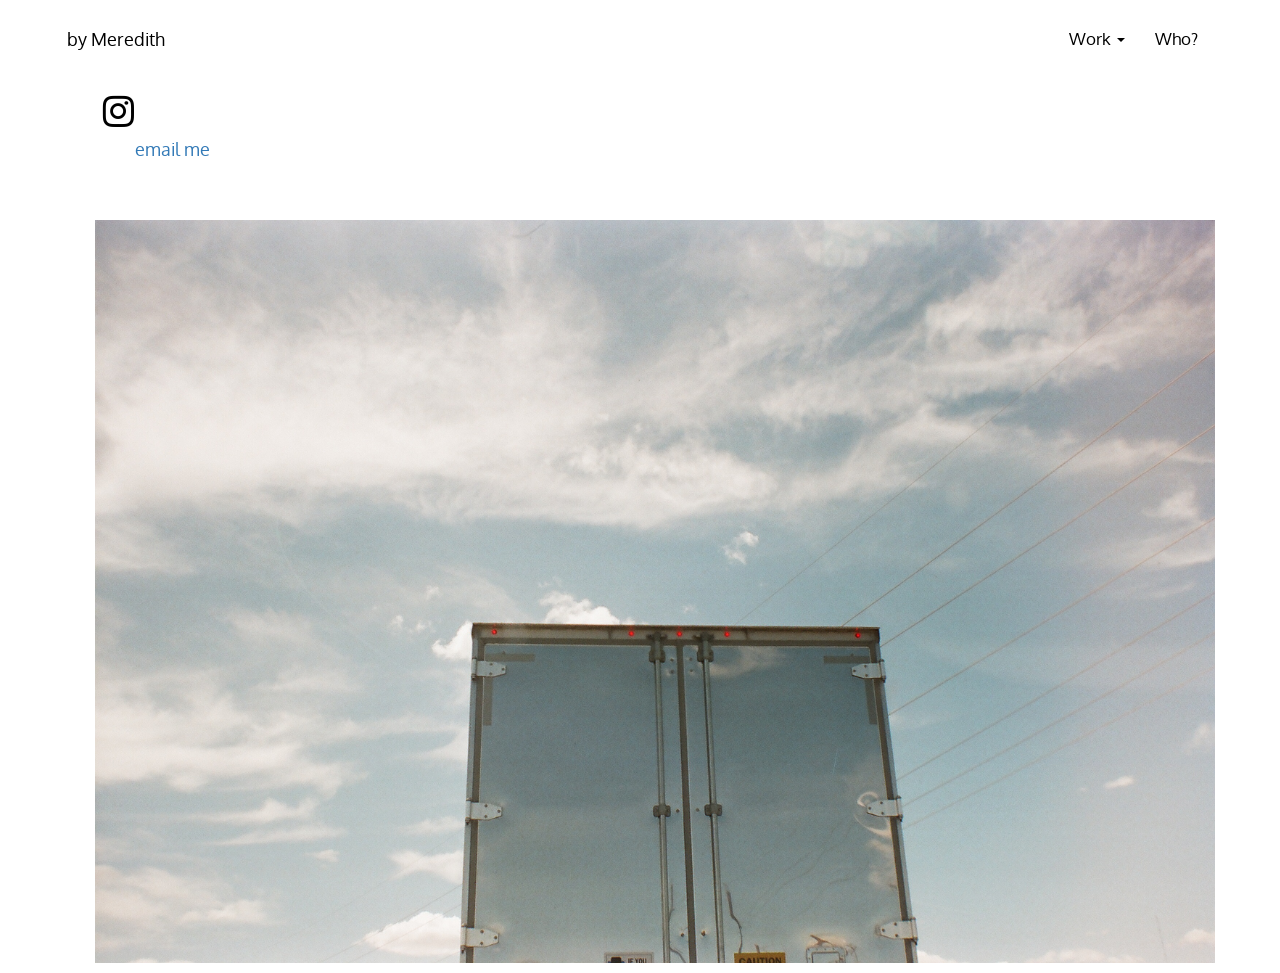
<file: who.html>
<!DOCTYPE html>
<html lang="en">

<head>
  <meta charset="UTF-8">
  <meta name="viewport" content="width=device-width, initial-scale=1.0">
  <meta http-equiv="X-UA-Compatible" content="ie=edge">
  <title>by Meredith</title>
  <link rel="stylesheet" href="https://maxcdn.bootstrapcdn.com/bootstrap/3.3.7/css/bootstrap.min.css">
  <link rel="stylesheet" href="https://cdnjs.cloudflare.com/ajax/libs/font-awesome/4.7.0/css/font-awesome.min.css">
  <link href='https://fonts.googleapis.com/css?family=Oxygen' rel='stylesheet'>
  <link rel="stylesheet" href="style.css">
  <link rel="stylesheet" href="style_movement.css">
  <script src="https://ajax.googleapis.com/ajax/libs/jquery/3.2.1/jquery.min.js"></script>
  <script src="https://maxcdn.bootstrapcdn.com/bootstrap/3.3.7/js/bootstrap.min.js"></script>
  <script src="http://code.jquery.com/jquery-3.2.1.js" integrity="sha256-Qw82+bXyGq6MydymqBxNPYTaUXXq7c8v3CwiYwLLNXU=" crossorigin="anonymous"></script>
</head>

<body>

  <nav class="navbar">
    <div class="container-fluid">
      <div class="navbar-header">
        <button type="button" class="navbar-toggle" data-toggle="collapse" data-target="#myNavbar">
          <span class="icon-bar"></span>
          <span class="icon-bar"></span>
          <span class="icon-bar"></span>
        </button>
        <a class="navbar-brand" href="index.html">by Meredith</a>
      </div>
      <div class="collapse navbar-collapse" id="myNavbar">
        <ul class="nav navbar-nav navbar-right">
          <li class="nav-item dropdown">
            <a class="nav-link dropdown-toggle" data-toggle="dropdown" id="Preview" role="button" aria-haspopup="true" aria-expanded="false">
              Work
            <span class="caret"></span></a>
            <ul class="dropdown-menu" aria-labelledby="Preview">
              <li><a class="dropdown-item" href="demo.html">Demo Reel</a></li>
              <li><a class="dropdown-item" href="aosis.html">A.Osis</a></li>
              <li><a class="dropdown-item" href="denim.html">White Denim</a></li>
              <li><a class="dropdown-item" href="food.html">Food Group</a></li>
              <li><a class="dropdown-item" href="capyac.html">CAPYAC</a></li>
              <li><a class="dropdown-item" href="lindred.html">Lindred</a></li>
              <li><a class="dropdown-item" href="spoon.html">Sailor Poon</a></li>
              <li><a class="dropdown-item" href="glimpse.html">Glimpse</a></li>
            </ul>
          </li>

          <li class="nav-item">
            <a class="nav-link" href="who.html">Who?</a>
          </li>

        </ul>
      </div>
    </div>
  </nav>
  <div class="container">
    <!-- <div class="row module">
      <div class="col-xs-4">
        <img src="aboutme/side.png" alt="nature" class="aboutme_img">
      </div>
      <div class="col-xs-4">
        <img src="aboutme/aboutme.png" alt="picture of me" class="aboutme_img">
      </div>
      <div class="col-xs-4">
        <img src="aboutme/sidetwo.png" alt="picture of me" class="aboutme_img">
      </div>
    </div> -->

  <div class="container">
    <div class="row">
      <div class="col-md-6">
        <div class="aboutme module">
          <a href="https://www.instagram.com/byemeredith/">
        <i class="fa fa-instagram fa-2x fa-fw icon_color"></i>
    </a>
          <ul>
              <h4><a href="mailto:byemeredith@gmail.com">email me</a></h4>
          </ul>
        </div>
        </div>
        </div>
        </div>

    <!-- <div class="col-md-6">
  <div class="row">
      <div class="aboutme">
        <div class="modlue">
          <h3>About Me</h3>
          <ul>
            <li>
              <h4>Film Director // Editor // Neuroscience Student</h4>
            </li>
          </ul>
        </div>
        </div>
        </div>
        </div> -->
    <!-- <div class="col-sm-12">
  <div class="row">
      <div class="aboutme">
        <div class="modlue">
          <h3>Check It</h3>
                  <a href="https://www.instagram.com/byemeredith/">
                <i class="fa fa-instagram fa-2x fa-fw icon_color"></i>
            </a>
                </div>
                </div>
                </div>
                </div> -->

                <p>
                  <br>
                </p>
                <div class="container">
                  <div class="row">
                    <div class="col-sm-12">
                      <div class="vividworknav">
                        <img src="SCREENSHOTS_1/9.jpg" class= "index_img" alt="car"/>
                        <div class="work-text-content">
                        </div>
                      </div>
              </div>
            </div>
          </div>


        <script src="index.js" type="text/javascript"></script>
</body>

</html>
</file>
<file: style.css>
.navbar {
  margin-bottom: 0;
  border-radius: 0;
  padding: 1% 0;
  padding-left: 4%;
  padding-right: 4%;
  font-size: 1.2em;
  background: white;
  font-family: Oxygen;
}


.navbar-brand {
  float: left;
  min-height: 55px;
  background-color: #fff;
  color: black;
}

.icon-bar {
  background-color: black;
}

.navbar-nav a {
  color: black;
}

.navbar-brand:hover,
.navbar-brand:focus{
  background-color: transparent;
  color: #999999;
}

.nav-link {
  color: black;
}

.index_img {
  max-width: 100%;
  height: auto;
}

.index_div {
  /* border: solid;
  border-width: 0.5px; */
  text-align: center;
  padding: 10px;
}

.title_div {
  border: solid;
  border-width: 0.5px;
  text-align: center;
  padding: 10px;
}

.scary_div {
  border: solid;
  border-width: 0.5px;
  text-align: center;
  padding: 10px;
}

.mars_div {
  text-align: center;
}

.project_title {
  text-align: center;
  font-family: Oxygen;
}

.project_description {
  text-align: center;
  font-family: Oxygen;
}

.sub_project_description {
  text-align: left;
  padding-left:25px;
  padding-right: 25px;
  font-family: Oxygen;
}


/* .code_btn {
  display: inline-block;
  border-radius: 2px;
  background-color: #f4511e;
  border: none;
  color: #FFFFFF;
  text-align: center;
  font-size: 13px;
  padding: 10px;
  width: 115px;
  transition: all 0.5s;
  cursor: pointer;
  margin: 5px;
}

.code_btn span {
  cursor: pointer;
  display: inline-block;
  position: relative;
  transition: 0.5s;
}

.code_btn span:after {
  content: '\00bb';
  position: absolute;
  opacity: 0;
  top: 0;
  right: -20px;
  transition: 0.5s;
}

.code_btn:hover span {
  padding-right: 25px;
}

.code_btn:hover span:after {
  opacity: 1;
  right: 0;
} */


.built_with {
  /* margin-left: 80px; */
  font-family: Oxygen;
  font-size: 18px;
}

.game_example {
    display: block;
    margin-left: auto;
    margin-right: auto;
    width: 50%;
}

.bold-list {
  font-weight: bold;
  font-size: 18px;
  color: red;
}
.scary_img{
  max-width: 55%;
  height: auto;
  padding: 3px;
  border: solid;
  border-width: 0.5px;
  border-color: gray;
}
.scary_img_border{
  /* border: solid;
  border-width: 0.5px;
  border-color: gray; */
  text-align: center;
  padding: 10px;
  /* margin-left: 65px;
  margin-right: 65px; */
}
.scary_plot_title {
  text-align: left;
  font-family: Oxygen;
  padding: 10px;
  font-style: italic;
}


.scary_plot_description {
  text-align: left;
  font-family: Oxygen;
  padding: 10px;
  font-size: 18px;
}

.mars_img_top, .music_img_top {
  max-width: 80%;
  height: auto;
  padding: 3px;
  border-top: solid;
  border-left: solid;
  border-right: solid;
  border-width: 0.5px;
  border-color: gray;
}

.mars_img_bottom, .music_img_bottom {
  max-width: 80%;
  height: auto;
  padding: 3px;
  border-bottom: solid;
  border-left: solid;
  border-right: solid;
  border-width: 0.5px;
  border-color: gray;
}

.music_img_middle{
  max-width: 80%;
  height: auto;
  padding: 3px;
  border-left: solid;
  border-right: solid;
  border-width: 0.5px;
  border-color: gray;
}

.news_plot_title {
  text-align: left;
  font-family: Oxygen;
  padding: 10px;
  font-style: italic;
}

.news_img{
  max-width: 100%;
  height: auto;
  padding: 3px;
  border: solid;
  border-width: 0.5px;
  border-color: gray;
}

.news_plot_description {
  text-align: left;
  font-family: Oxygen;
  padding: 10px;
  font-size: 18px;
}

.news_img_border{
  /* border: solid;
  border-width: 0.5px;
  border-color: gray; */
  text-align: center;
  padding: 10px;
  /* margin-left: 65px;
  margin-right: 65px; */
}

  .aboutme_img{
    max-width: 100%;
    height: auto;
    }

  .aboutme{
    text-align: left;
    font-family: Oxygen;
    padding: 10px;
    font-size: 18px;
  }

  .block-content{
    text-align: left;
    font-family: Oxygen;
    padding: 8px;
    font-size: 18px;
  }

  /* .footer {
    position: fixed;
    bottom: 0;
    width: 100%;
    height: 60px;
    background-color: transparent;
} */

.icon_color {
  color: black;
}

.vividworknav {
  max-width: 100%;
  height: auto;
  text-align: center;
  padding: 0;
  float: left;
  padding: 0;
  position: relative;
  background-color: black;
}

.vividworknav:hover img {
  opacity: 0.3;
}

.vividworknav:hover .work-text-content {
  opacity: 1;
}

.vividworknav img {
  padding: 10px;
  width: 100%;
  display: block;
  opacity: 1;
  background-color: white;
}

.vividworknav img,
.work-text-content {
  -webkit-transition: opacity 0.5s ease-out;
  -moz-transition: opacity 0.5s ease-out;
  -o-transition: opacity 0.5s ease-out;
  transition: opacity 0.5s ease-out;
}

.work-text-content {
  position: absolute;
  color: white;
  left: 0;
  top: 45%;
  right: 0;
  bottom: 0;
  font-size: 24px;
  text-align: center;
  opacity: 0;
  font-family: Oxygen;
}


.btn-success {
  background-color: black;
}

.btn-send {
  border-color: black;
}
/* this is adjusting video size etc */

/* div, iframe {
  width: 560;
  height: 349;
  margin: 0 auto;
  display:block;
  position: relative;
	padding-bottom: 56.25%;
	padding-top: 25px;
	height: 0;
} */

.videoWrapper {
	position: relative;
	padding-bottom: 56.25%; /* 16:9 */
	padding-top: 25px;
	height: 0;
}
.videoWrapper iframe {
	position: absolute;
	top: 0;
	left: 0;
	width: 100%;
	height: 100%;
}
</file>
<file: style_movement.css>
* {
		  -moz-box-sizing: border-box;
		  -webkit-box-sizing: border-box;
		  box-sizing: border-box;
		}

		.come-in {
			-webkit-transform: translateY(150px);
			-webkit-animation: come-in 1s ease forwards;
			-webkit-animation-delay: 0.2s;
			transform: translateY(150px);
			animation: come-in 1s ease forwards;
			animation-delay: 0.2s;
		}

		.already-visible {
			-webkit-transform: translateY(0);
			-webkit-animation: none;
			transform: translateY(0);
			animation: none;
		}

		@-webkit-keyframes come-in {
			to {
				transform: translateY(0);
			}
		}

		@keyframes come-in {
			to {
				transform: translateY(0);
			}
		}
</file>
